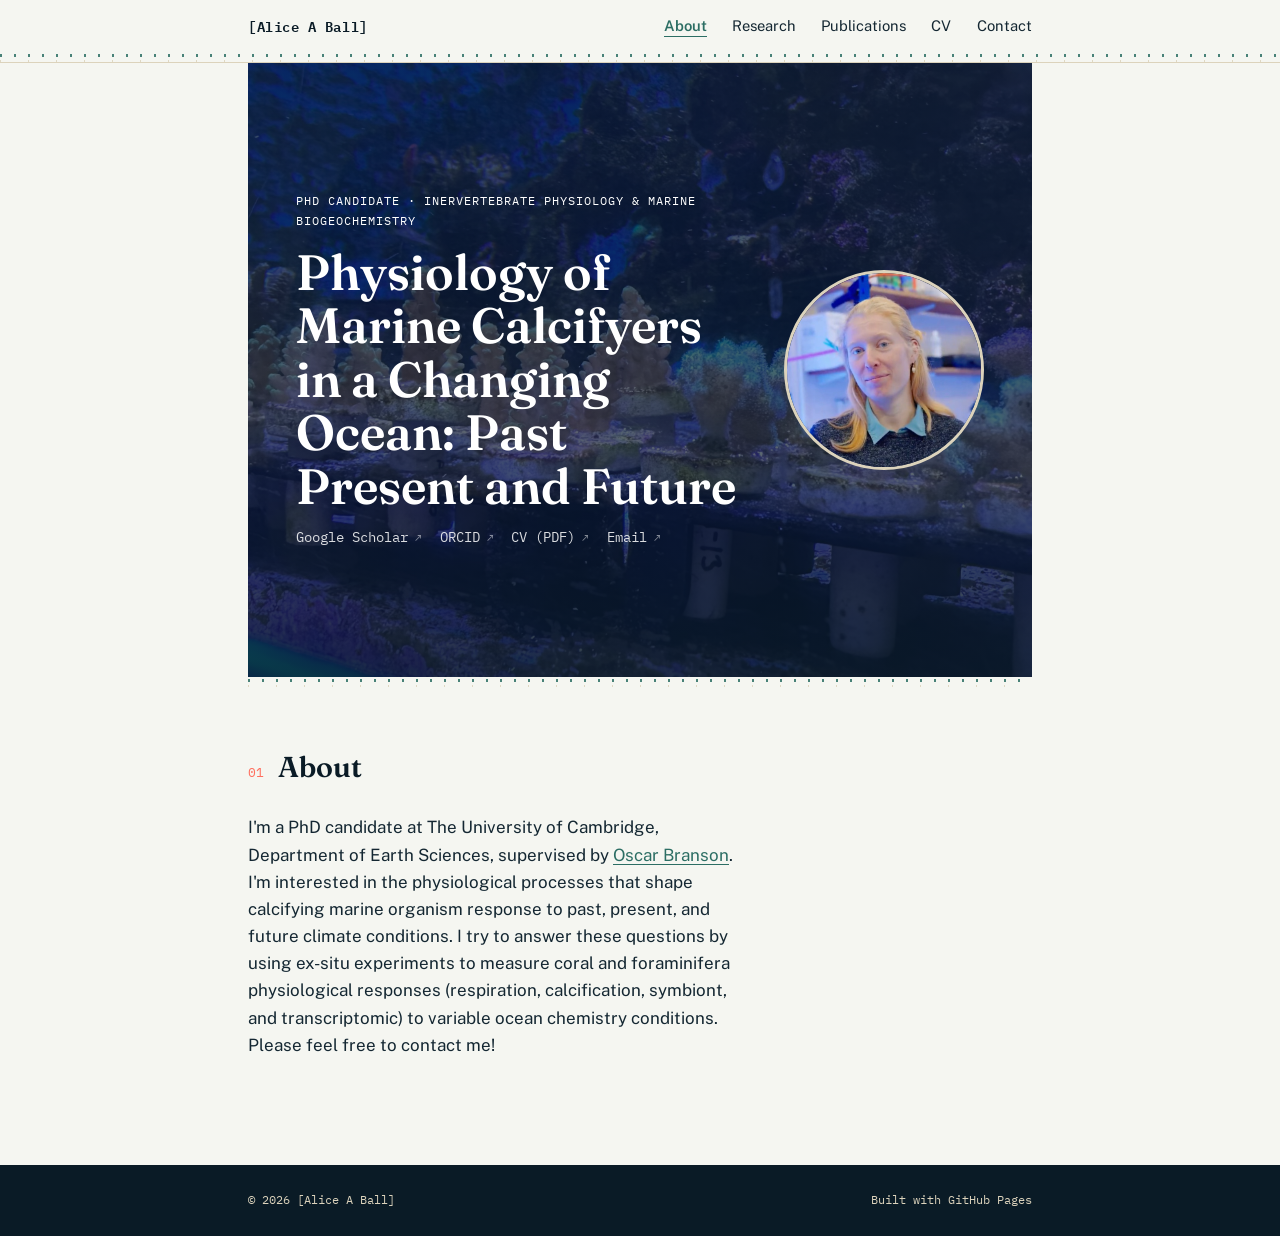
<file: index.html>
<!doctype html>
<html lang="en">
<head>
<meta charset="UTF-8">
<meta name="viewport" content="width=device-width, initial-scale=1">
<title>[Alice A Ball] — Invert Calcification Physiology: Mechanisms in the Past and the Future</title>
<meta name="description" content="Research on coral physiology, calcification, and marine biogeochemistry.">
<link rel="preconnect" href="https://fonts.googleapis.com">
<link rel="preconnect" href="https://fonts.gstatic.com" crossorigin>
<link href="https://fonts.googleapis.com/css2?family=Fraunces:opsz,wght@9..144,500;9..144,600&family=Public+Sans:wght@400;500;600&family=IBM+Plex+Mono:wght@400;500&display=swap" rel="stylesheet">
<link rel="stylesheet" href="style.css">
</head>
<body>

<header class="site-header">
  <div class="nav-wrap">
    <a class="nav-mark" href="index.html">[Alice A Ball]</a>
    <ul class="nav-links">
      <li><a href="index.html" class="active">About</a></li>
      <li><a href="research.html">Research</a></li>
      <li><a href="publications.html">Publications</a></li>
      <li><a href="cv.html">CV</a></li>
      <li><a href="contact.html">Contact</a></li>
    </ul>
  </div>
  <div class="growth-rule" aria-hidden="true"></div>
</header>

<main>

  <!-- ============ HERO ============ -->
  <section class="hero hero-banner">
    <div>
      <p class="hero-eyebrow">PhD Candidate · Inervertebrate Physiology &amp; Marine Biogeochemistry</p>
      <h1>Physiology of Marine Calcifyers in a Changing Ocean: Past Present and Future </h1>
      <div class="hero-links">
        <a href="publications.html">Google Scholar</a>
        <a href="contact.html">ORCID</a>
        <a href="cv.pdf">CV (PDF)</a>
        <a href="mailto:you@example.edu">Email</a>
      </div>
    </div>
    <img src="profile-crop.jpg" alt="Alice A Ball" class="hero-photo">
  </section>

  <div class="growth-rule" aria-hidden="true"></div>

  <!-- ============ ABOUT ============ -->
  <section id="about" class="reveal">
    <div class="section-head"><span class="section-num">01</span><h2 class="section-title">About</h2></div>
    <div class="about-grid">
      <div>
        <p>I'm a PhD candidate at The University of Cambridge, Department of Earth Sciences, supervised by <a href="https://biomin.esc.cam.ac.uk/">Oscar Branson</a>. 
          I'm interested in the physiological processes that shape calcifying marine organism response to past, present, and future climate conditions. I try to answer these questions by using ex-situ experiments to measure coral and foraminifera
          physiological responses (respiration, calcification, symbiont, and transcriptomic) to variable ocean chemistry conditions. Please feel free to contact me!</p>
      </div>

</main>

<footer>
  <div class="footer-wrap">
    <span>© <span id="year"></span> [Alice A Ball]</span>
    <span>Built with GitHub Pages</span>
  </div>
</footer>

<script>
  document.getElementById('year').textContent = new Date().getFullYear();
  const revealEls = document.querySelectorAll('.reveal');
  const io = new IntersectionObserver((entries) => {
    entries.forEach(e => { if (e.isIntersecting) e.target.classList.add('in'); });
  }, { threshold: 0.12 });
  revealEls.forEach(el => io.observe(el));
</script>

</body>
</html>
</file>
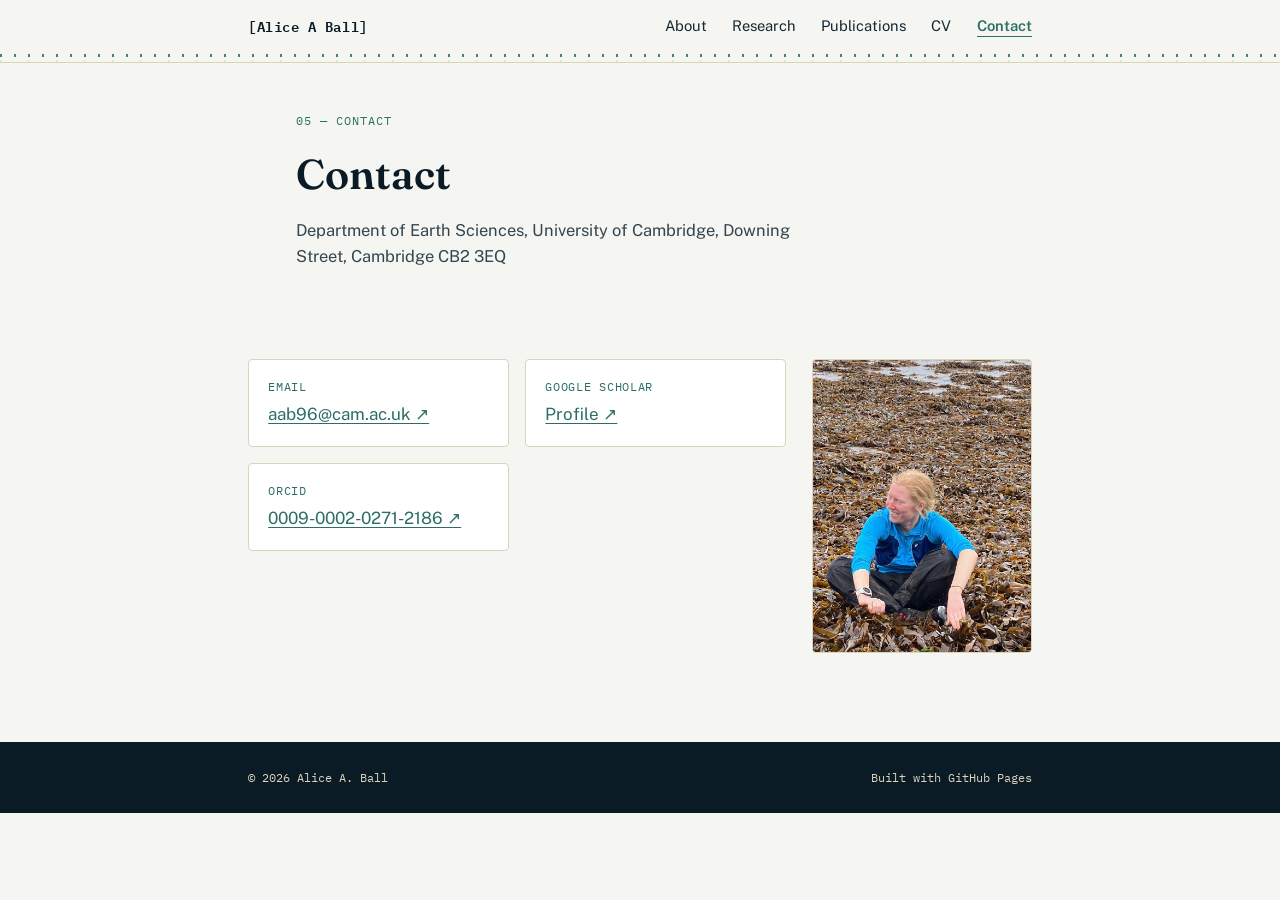
<file: contact.html>
<!doctype html>
<html lang="en">
<head>
<meta charset="UTF-8">
<meta name="viewport" content="width=device-width, initial-scale=1">
<title>Contact — Alice A. Ball</title>
<meta name="description" content="Contact information and profile links.">
<link rel="preconnect" href="https://fonts.googleapis.com">
<link rel="preconnect" href="https://fonts.gstatic.com" crossorigin>
<link href="https://fonts.googleapis.com/css2?family=Fraunces:opsz,wght@9..144,500;9..144,600&family=Public+Sans:wght@400;500;600&family=IBM+Plex+Mono:wght@400;500&display=swap" rel="stylesheet">
<link rel="stylesheet" href="style.css">
</head>
<body>

<header class="site-header">
  <div class="nav-wrap">
    <a class="nav-mark" href="index.html">[Alice A Ball]</a>
    <ul class="nav-links">
      <li><a href="index.html">About</a></li>
      <li><a href="research.html">Research</a></li>
      <li><a href="publications.html">Publications</a></li>
      <li><a href="cv.html">CV</a></li>
      <li><a href="contact.html" class="active">Contact</a></li>
    </ul>
  </div>
  <div class="growth-rule" aria-hidden="true"></div>
</header>

<main>
  <div class="page-header">
    <p class="hero-eyebrow">05 — Contact</p>
    <h1>Contact</h1>
    <p class="lede">Department of Earth Sciences, University of Cambridge, Downing Street, Cambridge CB2 3EQ</p>
  </div>

  <section class="reveal">
    <div class="contact-layout">
      <div class="contact-grid">
        <div class="contact-item"><span class="k">Email</span><a href="mailto:aab96@cam.ac.uk">aab96@cam.ac.uk ↗</a></div>
        <div class="contact-item"><span class="k">Google Scholar</span><a href="https://scholar.google.com/citations?user=u8AJKWgAAAAJ&hl=en">Profile ↗</a></div>
        <div class="contact-item"><span class="k">ORCID</span><a href="https://orcid.org/0009-0002-0271-2186">0009-0002-0271-2186 ↗</a></div>
      </div>
      <figure class="contact-photo">
        <img src="seaweed.jpg" alt="Alice sitting on a beach covered in washed-up kelp">
      </figure>
    </div>
  </section>
</main>

<footer>
  <div class="footer-wrap">
    <span>© <span id="year"></span> Alice A. Ball</span>
    <span>Built with GitHub Pages</span>
  </div>
</footer>

<script>
  document.getElementById('year').textContent = new Date().getFullYear();
  const revealEls = document.querySelectorAll('.reveal');
  const io = new IntersectionObserver((entries) => {
    entries.forEach(e => { if (e.isIntersecting) e.target.classList.add('in'); });
  }, { threshold: 0.12 });
  revealEls.forEach(el => io.observe(el));
</script>

</body>
</html>
</file>
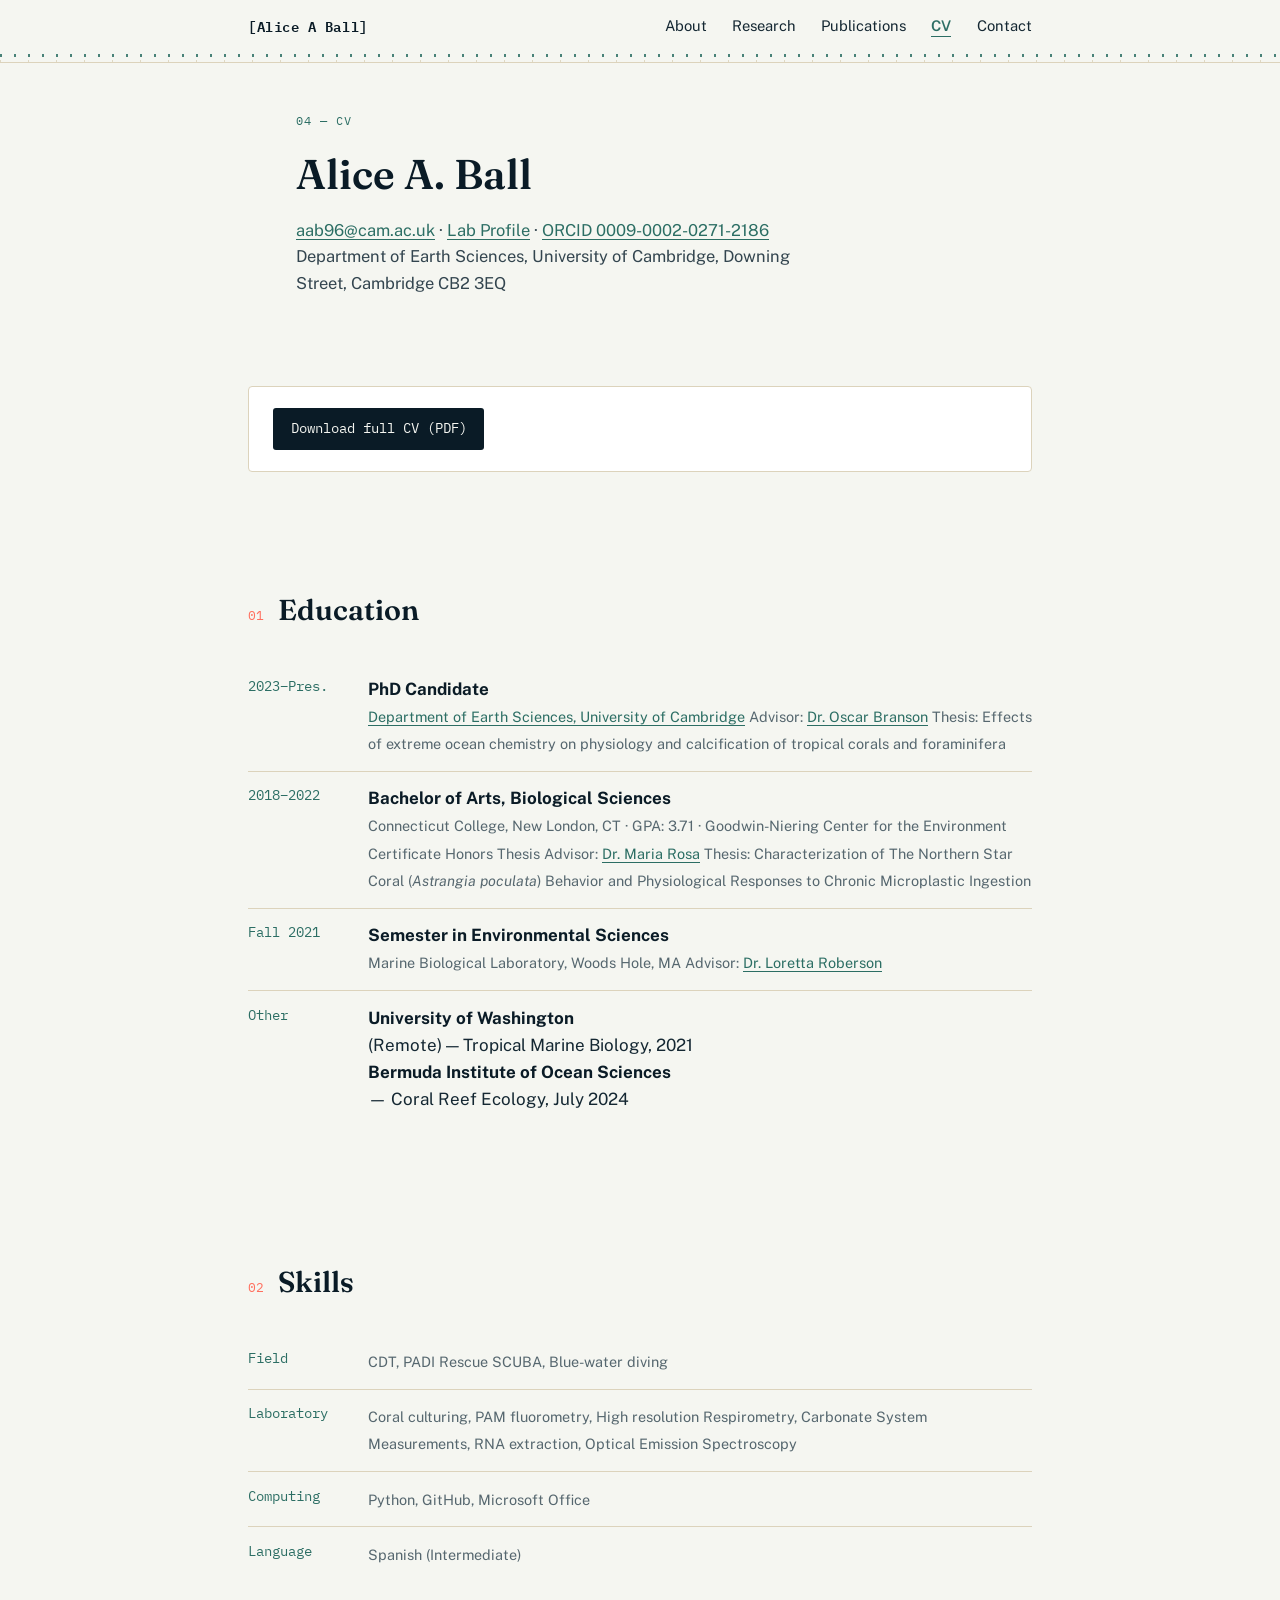
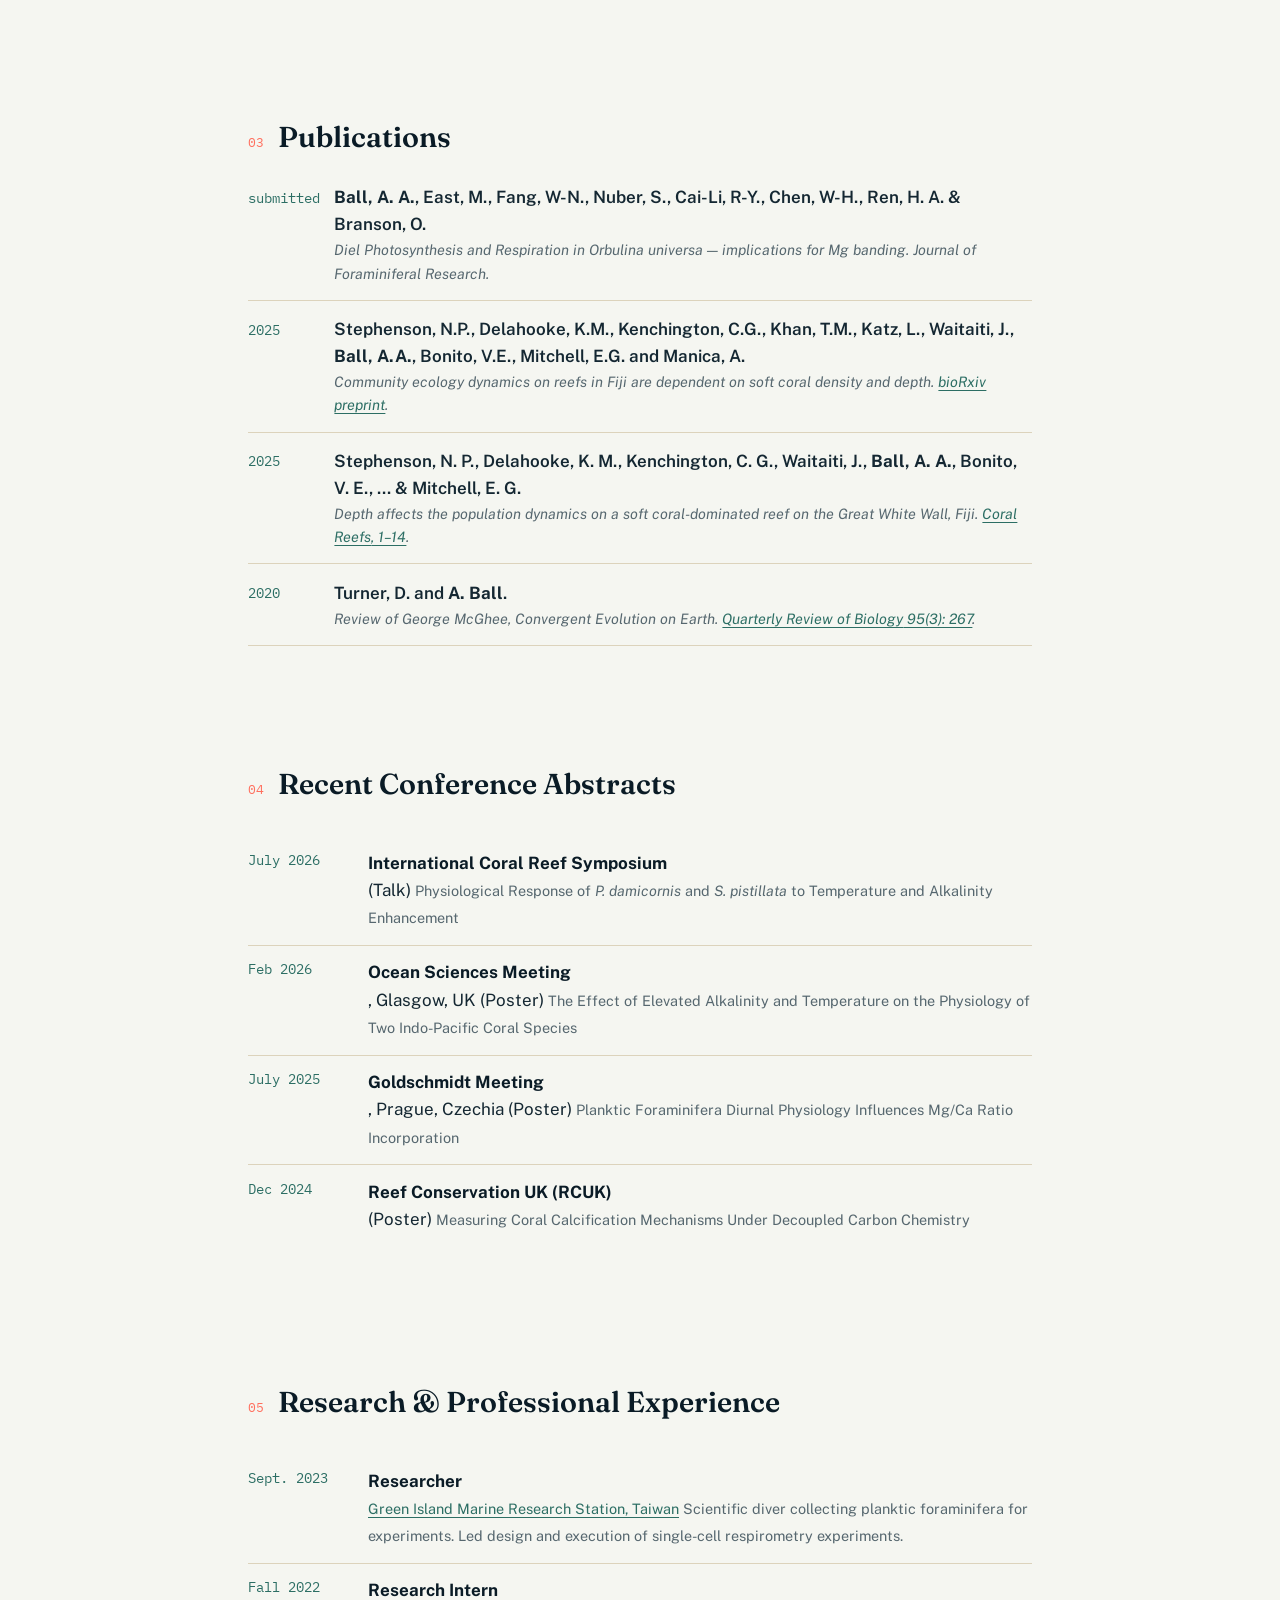
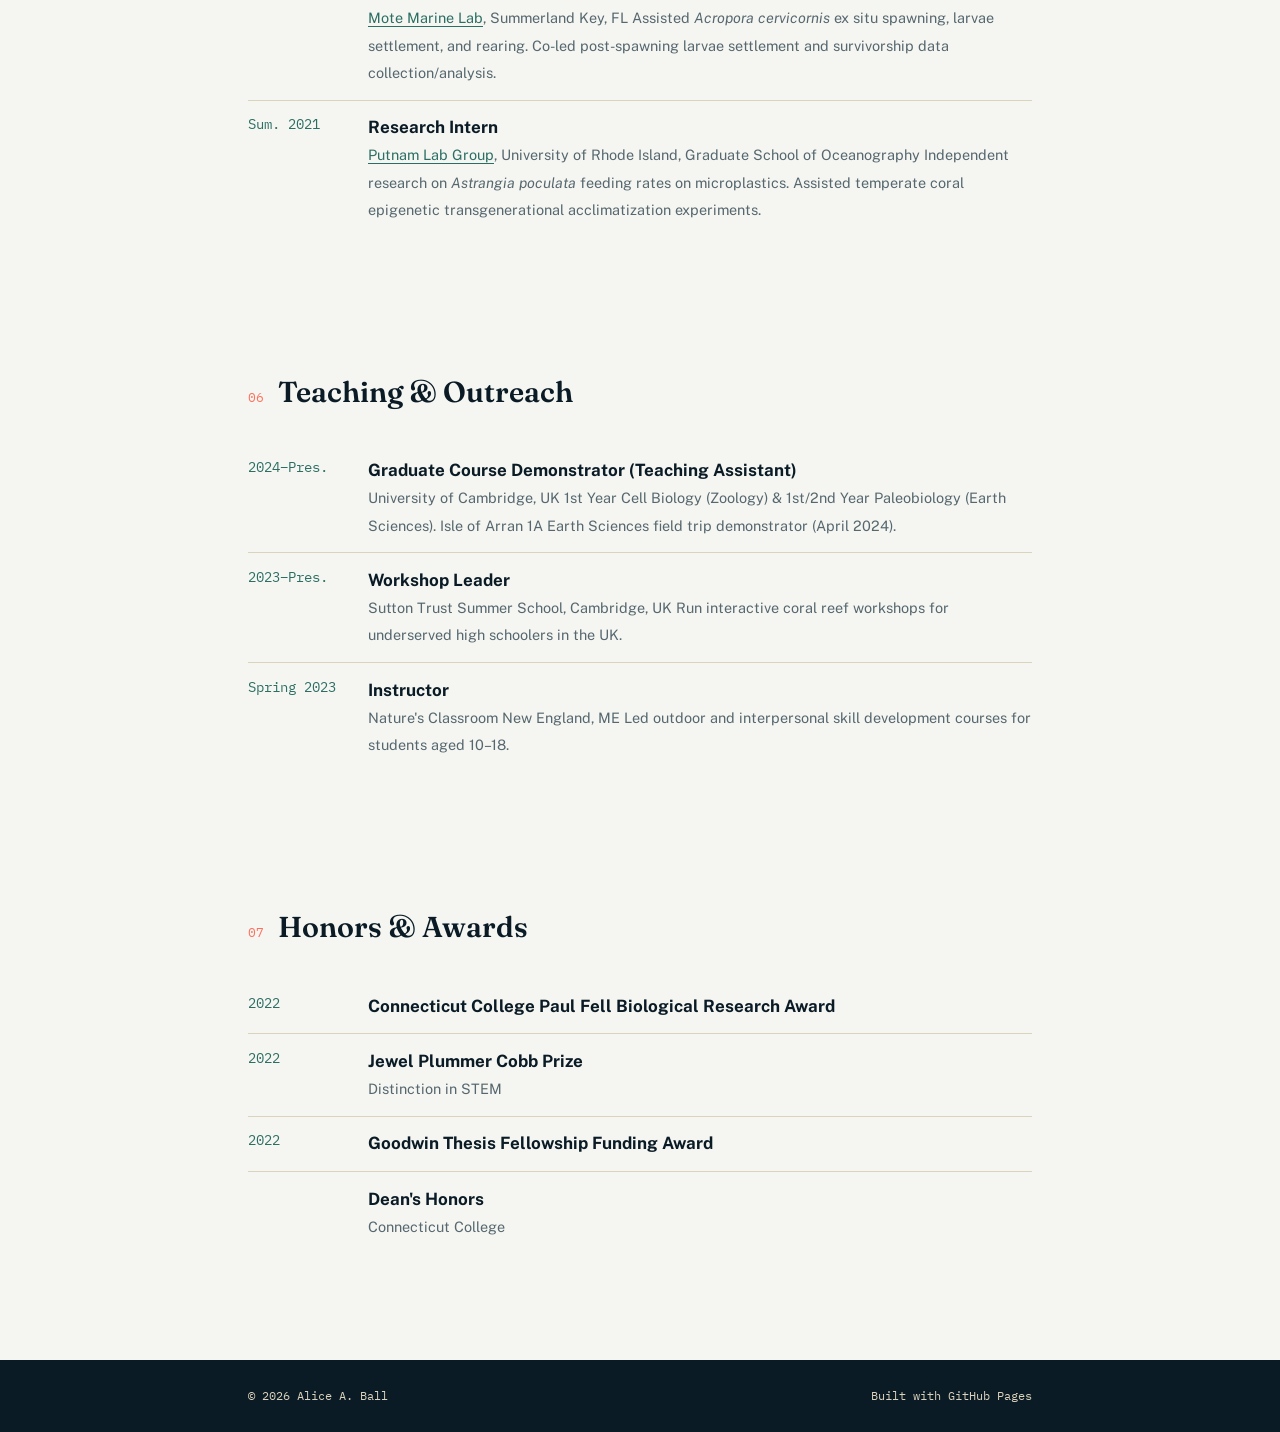
<file: cv.html>
<!doctype html>
<html lang="en">
<head>
<meta charset="UTF-8">
<meta name="viewport" content="width=device-width, initial-scale=1">
<title>CV — Alice A. Ball</title>
<meta name="description" content="CV of Alice A. Ball: education, publications, research experience, and awards.">
<link rel="preconnect" href="https://fonts.googleapis.com">
<link rel="preconnect" href="https://fonts.gstatic.com" crossorigin>
<link href="https://fonts.googleapis.com/css2?family=Fraunces:opsz,wght@9..144,500;9..144,600&family=Public+Sans:wght@400;500;600&family=IBM+Plex+Mono:wght@400;500&display=swap" rel="stylesheet">
<link rel="stylesheet" href="style.css">
</head>
<body>

<header class="site-header">
  <div class="nav-wrap">
    <a class="nav-mark" href="index.html">[Alice A Ball]</a>
    <ul class="nav-links">
      <li><a href="index.html">About</a></li>
      <li><a href="research.html">Research</a></li>
      <li><a href="publications.html">Publications</a></li>
      <li><a href="cv.html" class="active">CV</a></li>
      <li><a href="contact.html">Contact</a></li>
    </ul>
  </div>
  <div class="growth-rule" aria-hidden="true"></div>
</header>

<main>
  <div class="page-header">
    <p class="hero-eyebrow">04 — CV</p>
    <h1>Alice A. Ball</h1>
    <p class="lede">
      <a href="mailto:aab96@cam.ac.uk">aab96@cam.ac.uk</a> ·
      <a href="https://biomin.esc.cam.ac.uk/people/2023-Alice-Ball/">Lab Profile</a> ·
      <a href="https://orcid.org/0009-0002-0271-2186">ORCID 0009-0002-0271-2186</a><br>
      Department of Earth Sciences, University of Cambridge, Downing Street, Cambridge CB2 3EQ
    </p>
  </div>

  <section class="reveal">
    <div class="cv-cta">
      <a class="btn" href="cv.pdf">Download full CV (PDF)</a>
    </div>
  </section>

  <!-- Education -->
  <section class="reveal">
    <div class="section-head"><span class="section-num">01</span><h2 class="section-title">Education</h2></div>
    <ul class="cv-timeline">
      <li>
        <span class="cv-when">2023–Pres.</span>
        <div class="cv-what">
          <strong>PhD Candidate</strong>
          <span><a href="https://www.esc.cam.ac.uk/people/alice-ball">Department of Earth Sciences, University of Cambridge</a></span>
          <span>Advisor: <a href="https://biomin.esc.cam.ac.uk/oscar-branson/">Dr. Oscar Branson</a></span>
          <span>Thesis: Effects of extreme ocean chemistry on physiology and calcification of tropical corals and foraminifera</span>
        </div>
      </li>
      <li>
        <span class="cv-when">2018–2022</span>
        <div class="cv-what">
          <strong>Bachelor of Arts, Biological Sciences</strong>
          <span>Connecticut College, New London, CT · GPA: 3.71 · Goodwin-Niering Center for the Environment Certificate</span>
          <span>Honors Thesis Advisor: <a href="https://mariarosa.digital.conncoll.edu/">Dr. Maria Rosa</a></span>
          <span>Thesis: Characterization of The Northern Star Coral (<em>Astrangia poculata</em>) Behavior and Physiological Responses to Chronic Microplastic Ingestion</span>
        </div>
      </li>
      <li>
        <span class="cv-when">Fall 2021</span>
        <div class="cv-what">
          <strong>Semester in Environmental Sciences</strong>
          <span>Marine Biological Laboratory, Woods Hole, MA</span>
          <span>Advisor: <a href="https://www.mbl.edu/research/faculty-directory/Loretta%20Roberson">Dr. Loretta Roberson</a></span>
        </div>
      </li>
      <li>
        <span class="cv-when">Other</span>
        <div class="cv-what">
          <strong>University of Washington</strong> (Remote) — Tropical Marine Biology, 2021<br>
          <strong>Bermuda Institute of Ocean Sciences</strong> — Coral Reef Ecology, July 2024
        </div>
      </li>
    </ul>
  </section>

  <!-- Skills -->
  <section class="reveal">
    <div class="section-head"><span class="section-num">02</span><h2 class="section-title">Skills</h2></div>
    <ul class="cv-timeline">
      <li>
        <span class="cv-when">Field</span>
        <div class="cv-what"><span>CDT, PADI Rescue SCUBA, Blue-water diving</span></div>
      </li>
      <li>
        <span class="cv-when">Laboratory</span>
        <div class="cv-what"><span>Coral culturing, PAM fluorometry, High resolution Respirometry, Carbonate System Measurements, RNA extraction, Optical Emission Spectroscopy</span></div>
      </li>
      <li>
        <span class="cv-when">Computing</span>
        <div class="cv-what"><span>Python, GitHub, Microsoft Office</span></div>
      </li>
      <li>
        <span class="cv-when">Language</span>
        <div class="cv-what"><span>Spanish (Intermediate)</span></div>
      </li>
    </ul>
  </section>

  <!-- Publications -->
  <section class="reveal">
    <div class="section-head"><span class="section-num">03</span><h2 class="section-title">Publications</h2></div>
    <ul class="pub-list">
      <li>
        <span class="pub-year">submitted</span>
        <div>
          <span class="pub-title"><strong>Ball, A. A.</strong>, East, M., Fang, W-N., Nuber, S., Cai-Li, R-Y., Chen, W-H., Ren, H. A. &amp; Branson, O.</span>
          <div class="pub-venue">Diel Photosynthesis and Respiration in <em>Orbulina universa</em> — implications for Mg banding. <em>Journal of Foraminiferal Research</em>.</div>
        </div>
      </li>
      <li>
        <span class="pub-year">2025</span>
        <div>
          <span class="pub-title">Stephenson, N.P., Delahooke, K.M., Kenchington, C.G., Khan, T.M., Katz, L., Waitaiti, J., <strong>Ball, A.A.</strong>, Bonito, V.E., Mitchell, E.G. and Manica, A.</span>
          <div class="pub-venue">Community ecology dynamics on reefs in Fiji are dependent on soft coral density and depth. <a href="https://doi.org/10.1101/2025.08.15.670538">bioRxiv preprint</a>.</div>
        </div>
      </li>
      <li>
        <span class="pub-year">2025</span>
        <div>
          <span class="pub-title">Stephenson, N. P., Delahooke, K. M., Kenchington, C. G., Waitaiti, J., <strong>Ball, A. A.</strong>, Bonito, V. E., … &amp; Mitchell, E. G.</span>
          <div class="pub-venue">Depth affects the population dynamics on a soft coral-dominated reef on the Great White Wall, Fiji. <a href="https://doi.org/10.1007/s00338-025-02712-y"><em>Coral Reefs</em>, 1–14</a>.</div>
        </div>
      </li>
      <li>
        <span class="pub-year">2020</span>
        <div>
          <span class="pub-title">Turner, D. and <strong>A. Ball</strong>.</span>
          <div class="pub-venue">Review of George McGhee, <em>Convergent Evolution on Earth</em>. <a href="http://doi.org/10.1086/710421"><em>Quarterly Review of Biology</em> 95(3): 267</a>.</div>
        </div>
      </li>
    </ul>
  </section>

  <!-- Conferences -->
  <section class="reveal">
    <div class="section-head"><span class="section-num">04</span><h2 class="section-title">Recent Conference Abstracts</h2></div>
    <ul class="cv-timeline">
      <li>
        <span class="cv-when">July 2026</span>
        <div class="cv-what">
          <strong>International Coral Reef Symposium</strong> (Talk)
          <span>Physiological Response of <em>P. damicornis</em> and <em>S. pistillata</em> to Temperature and Alkalinity Enhancement</span>
        </div>
      </li>
      <li>
        <span class="cv-when">Feb 2026</span>
        <div class="cv-what">
          <strong>Ocean Sciences Meeting</strong>, Glasgow, UK (Poster)
          <span>The Effect of Elevated Alkalinity and Temperature on the Physiology of Two Indo-Pacific Coral Species</span>
        </div>
      </li>
      <li>
        <span class="cv-when">July 2025</span>
        <div class="cv-what">
          <strong>Goldschmidt Meeting</strong>, Prague, Czechia (Poster)
          <span>Planktic Foraminifera Diurnal Physiology Influences Mg/Ca Ratio Incorporation</span>
        </div>
      </li>
      <li>
        <span class="cv-when">Dec 2024</span>
        <div class="cv-what">
          <strong>Reef Conservation UK (RCUK)</strong> (Poster)
          <span>Measuring Coral Calcification Mechanisms Under Decoupled Carbon Chemistry</span>
        </div>
      </li>
    </ul>
  </section>

  <!-- Research Experience -->
  <section class="reveal">
    <div class="section-head"><span class="section-num">05</span><h2 class="section-title">Research &amp; Professional Experience</h2></div>
    <ul class="cv-timeline">
      <li>
        <span class="cv-when">Sept. 2023</span>
        <div class="cv-what">
          <strong>Researcher</strong>
          <span><a href="https://biodiv.tw/topic-Marine_Science_Center-Green_Island_Marine_Research_Station">Green Island Marine Research Station, Taiwan</a></span>
          <span>Scientific diver collecting planktic foraminifera for experiments. Led design and execution of single-cell respirometry experiments.</span>
        </div>
      </li>
      <li>
        <span class="cv-when">Fall 2022</span>
        <div class="cv-what">
          <strong>Research Intern</strong>
          <span><a href="https://mote.org/research/program/coral-reef-restoration/">Mote Marine Lab</a>, Summerland Key, FL</span>
          <span>Assisted <em>Acropora cervicornis</em> ex situ spawning, larvae settlement, and rearing. Co-led post-spawning larvae settlement and survivorship data collection/analysis.</span>
        </div>
      </li>
      <li>
        <span class="cv-when">Sum. 2021</span>
        <div class="cv-what">
          <strong>Research Intern</strong>
          <span><a href="https://putnamlab.com/">Putnam Lab Group</a>, University of Rhode Island, Graduate School of Oceanography</span>
          <span>Independent research on <em>Astrangia poculata</em> feeding rates on microplastics. Assisted temperate coral epigenetic transgenerational acclimatization experiments.</span>
        </div>
      </li>
    </ul>
  </section>

  <!-- Teaching & Outreach -->
  <section class="reveal">
    <div class="section-head"><span class="section-num">06</span><h2 class="section-title">Teaching &amp; Outreach</h2></div>
    <ul class="cv-timeline">
      <li>
        <span class="cv-when">2024–Pres.</span>
        <div class="cv-what">
          <strong>Graduate Course Demonstrator (Teaching Assistant)</strong>
          <span>University of Cambridge, UK</span>
          <span>1st Year Cell Biology (Zoology) &amp; 1st/2nd Year Paleobiology (Earth Sciences). Isle of Arran 1A Earth Sciences field trip demonstrator (April 2024).</span>
        </div>
      </li>
      <li>
        <span class="cv-when">2023–Pres.</span>
        <div class="cv-what">
          <strong>Workshop Leader</strong>
          <span>Sutton Trust Summer School, Cambridge, UK</span>
          <span>Run interactive coral reef workshops for underserved high schoolers in the UK.</span>
        </div>
      </li>
      <li>
        <span class="cv-when">Spring 2023</span>
        <div class="cv-what">
          <strong>Instructor</strong>
          <span>Nature's Classroom New England, ME</span>
          <span>Led outdoor and interpersonal skill development courses for students aged 10–18.</span>
        </div>
      </li>
    </ul>
  </section>

  <!-- Awards -->
  <section class="reveal">
    <div class="section-head"><span class="section-num">07</span><h2 class="section-title">Honors &amp; Awards</h2></div>
    <ul class="cv-timeline">
      <li>
        <span class="cv-when">2022</span>
        <div class="cv-what"><strong>Connecticut College Paul Fell Biological Research Award</strong></div>
      </li>
      <li>
        <span class="cv-when">2022</span>
        <div class="cv-what"><strong>Jewel Plummer Cobb Prize</strong><span>Distinction in STEM</span></div>
      </li>
      <li>
        <span class="cv-when">2022</span>
        <div class="cv-what"><strong>Goodwin Thesis Fellowship Funding Award</strong></div>
      </li>
      <li>
        <span class="cv-when"></span>
        <div class="cv-what"><strong>Dean's Honors</strong><span>Connecticut College</span></div>
      </li>
    </ul>
  </section>

</main>

<footer>
  <div class="footer-wrap">
    <span>© <span id="year"></span> Alice A. Ball</span>
    <span>Built with GitHub Pages</span>
  </div>
</footer>

<script>
  document.getElementById('year').textContent = new Date().getFullYear();
  const revealEls = document.querySelectorAll('.reveal');
  const io = new IntersectionObserver((entries) => {
    entries.forEach(e => { if (e.isIntersecting) e.target.classList.add('in'); });
  }, { threshold: 0.12 });
  revealEls.forEach(el => io.observe(el));
</script>

</body>
</html>
</file>
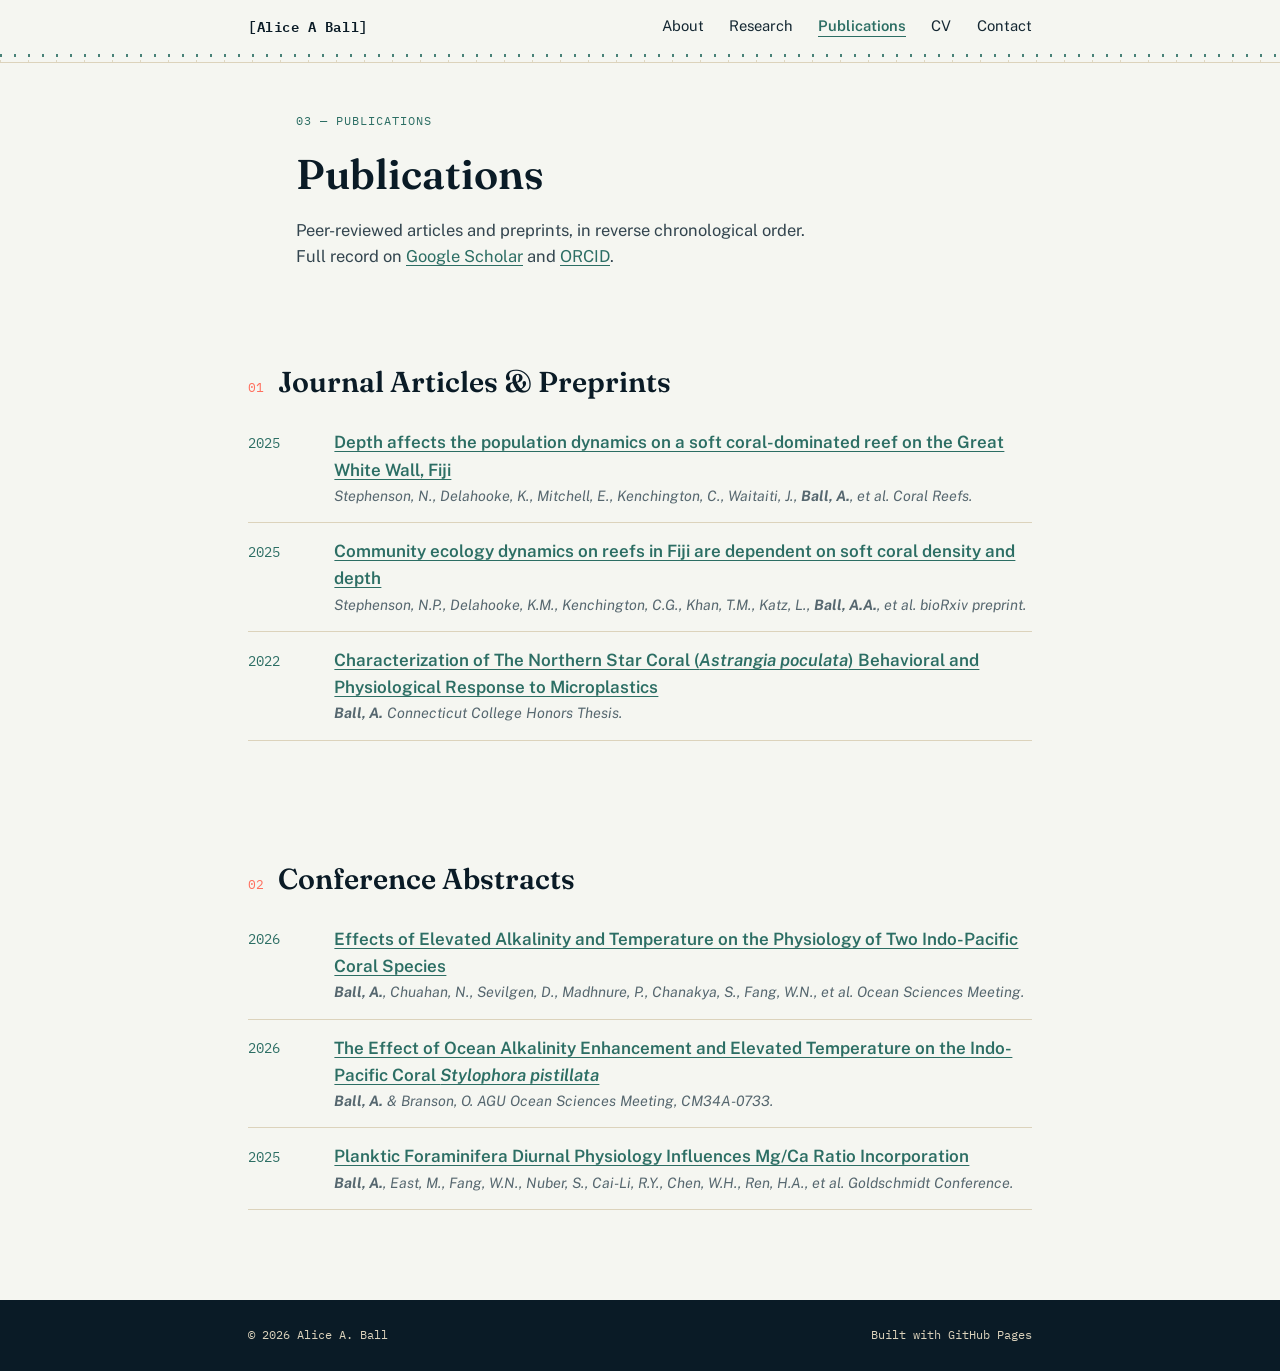
<file: publications.html>
<!doctype html>
<html lang="en">
<head>
<meta charset="UTF-8">
<meta name="viewport" content="width=device-width, initial-scale=1">
<title>Publications — Alice A. Ball</title>
<meta name="description" content="Publications on coral physiology, calcification, and marine biogeochemistry.">
<link rel="preconnect" href="https://fonts.googleapis.com">
<link rel="preconnect" href="https://fonts.gstatic.com" crossorigin>
<link href="https://fonts.googleapis.com/css2?family=Fraunces:opsz,wght@9..144,500;9..144,600&family=Public+Sans:wght@400;500;600&family=IBM+Plex+Mono:wght@400;500&display=swap" rel="stylesheet">
<link rel="stylesheet" href="style.css">
</head>
<body>

<header class="site-header">
  <div class="nav-wrap">
    <a class="nav-mark" href="index.html">[Alice A Ball]</a>
    <ul class="nav-links">
      <li><a href="index.html">About</a></li>
      <li><a href="research.html">Research</a></li>
      <li><a href="publications.html" class="active">Publications</a></li>
      <li><a href="cv.html">CV</a></li>
      <li><a href="contact.html">Contact</a></li>
    </ul>
  </div>
  <div class="growth-rule" aria-hidden="true"></div>
</header>

<main>
  <div class="page-header">
    <p class="hero-eyebrow">03 — Publications</p>
    <h1>Publications</h1>
    <p class="lede">Peer-reviewed articles and preprints, in reverse chronological order. Full record on <a href="https://scholar.google.com/citations?user=u8AJKWgAAAAJ&hl=en">Google Scholar</a> and <a href="https://orcid.org/0009-0002-0271-2186">ORCID</a>.</p>
  </div>

  <!-- Journal Articles & Preprints -->
  <section class="reveal">
    <div class="section-head"><span class="section-num">01</span><h2 class="section-title">Journal Articles &amp; Preprints</h2></div>
    <ul class="pub-list">
      <li>
        <span class="pub-year">2025</span>
        <div>
          <div class="pub-title"><a href="https://scholar.google.com/citations?view_op=view_citation&hl=en&user=u8AJKWgAAAAJ&citation_for_view=u8AJKWgAAAAJ:d1gkVwhDpl0C">Depth affects the population dynamics on a soft coral-dominated reef on the Great White Wall, Fiji</a></div>
          <div class="pub-venue">Stephenson, N., Delahooke, K., Mitchell, E., Kenchington, C., Waitaiti, J., <strong>Ball, A.</strong>, et al. <em>Coral Reefs</em>.</div>
        </div>
      </li>
      <li>
        <span class="pub-year">2025</span>
        <div>
          <div class="pub-title"><a href="https://scholar.google.com/citations?view_op=view_citation&hl=en&user=u8AJKWgAAAAJ&citation_for_view=u8AJKWgAAAAJ:u5HHmVD_uO8C">Community ecology dynamics on reefs in Fiji are dependent on soft coral density and depth</a></div>
          <div class="pub-venue">Stephenson, N.P., Delahooke, K.M., Kenchington, C.G., Khan, T.M., Katz, L., <strong>Ball, A.A.</strong>, et al. <em>bioRxiv</em> preprint.</div>
        </div>
      </li>
      <li>
        <span class="pub-year">2022</span>
        <div>
          <div class="pub-title"><a href="https://scholar.google.com/citations?view_op=view_citation&hl=en&user=u8AJKWgAAAAJ&citation_for_view=u8AJKWgAAAAJ:9yKSN-GCB0IC">Characterization of The Northern Star Coral (<em>Astrangia poculata</em>) Behavioral and Physiological Response to Microplastics</a></div>
          <div class="pub-venue"><strong>Ball, A.</strong> Connecticut College Honors Thesis.</div>
        </div>
      </li>
    </ul>
  </section>

  <!-- Conference Abstracts -->
  <section class="reveal">
    <div class="section-head"><span class="section-num">02</span><h2 class="section-title">Conference Abstracts</h2></div>
    <ul class="pub-list">
      <li>
        <span class="pub-year">2026</span>
        <div>
          <div class="pub-title"><a href="https://scholar.google.com/citations?view_op=view_citation&hl=en&user=u8AJKWgAAAAJ&citation_for_view=u8AJKWgAAAAJ:2osOgNQ5qMEC">Effects of Elevated Alkalinity and Temperature on the Physiology of Two Indo-Pacific Coral Species</a></div>
          <div class="pub-venue"><strong>Ball, A.</strong>, Chuahan, N., Sevilgen, D., Madhnure, P., Chanakya, S., Fang, W.N., et al. <em>Ocean Sciences Meeting</em>.</div>
        </div>
      </li>
      <li>
        <span class="pub-year">2026</span>
        <div>
          <div class="pub-title"><a href="https://scholar.google.com/citations?view_op=view_citation&hl=en&user=u8AJKWgAAAAJ&citation_for_view=u8AJKWgAAAAJ:UeHWp8X0CEIC">The Effect of Ocean Alkalinity Enhancement and Elevated Temperature on the Indo-Pacific Coral <em>Stylophora pistillata</em></a></div>
          <div class="pub-venue"><strong>Ball, A.</strong> &amp; Branson, O. <em>AGU Ocean Sciences Meeting</em>, CM34A-0733.</div>
        </div>
      </li>
      <li>
        <span class="pub-year">2025</span>
        <div>
          <div class="pub-title"><a href="https://scholar.google.com/citations?view_op=view_citation&hl=en&user=u8AJKWgAAAAJ&citation_for_view=u8AJKWgAAAAJ:qjMakFHDy7sC">Planktic Foraminifera Diurnal Physiology Influences Mg/Ca Ratio Incorporation</a></div>
          <div class="pub-venue"><strong>Ball, A.</strong>, East, M., Fang, W.N., Nuber, S., Cai-Li, R.Y., Chen, W.H., Ren, H.A., et al. <em>Goldschmidt Conference</em>.</div>
        </div>
      </li>
    </ul>
  </section>

</main>

<footer>
  <div class="footer-wrap">
    <span>© <span id="year"></span> Alice A. Ball</span>
    <span>Built with GitHub Pages</span>
  </div>
</footer>

<script>
  document.getElementById('year').textContent = new Date().getFullYear();
  const revealEls = document.querySelectorAll('.reveal');
  const io = new IntersectionObserver((entries) => {
    entries.forEach(e => { if (e.isIntersecting) e.target.classList.add('in'); });
  }, { threshold: 0.12 });
  revealEls.forEach(el => io.observe(el));
</script>

</body>
</html>
</file>
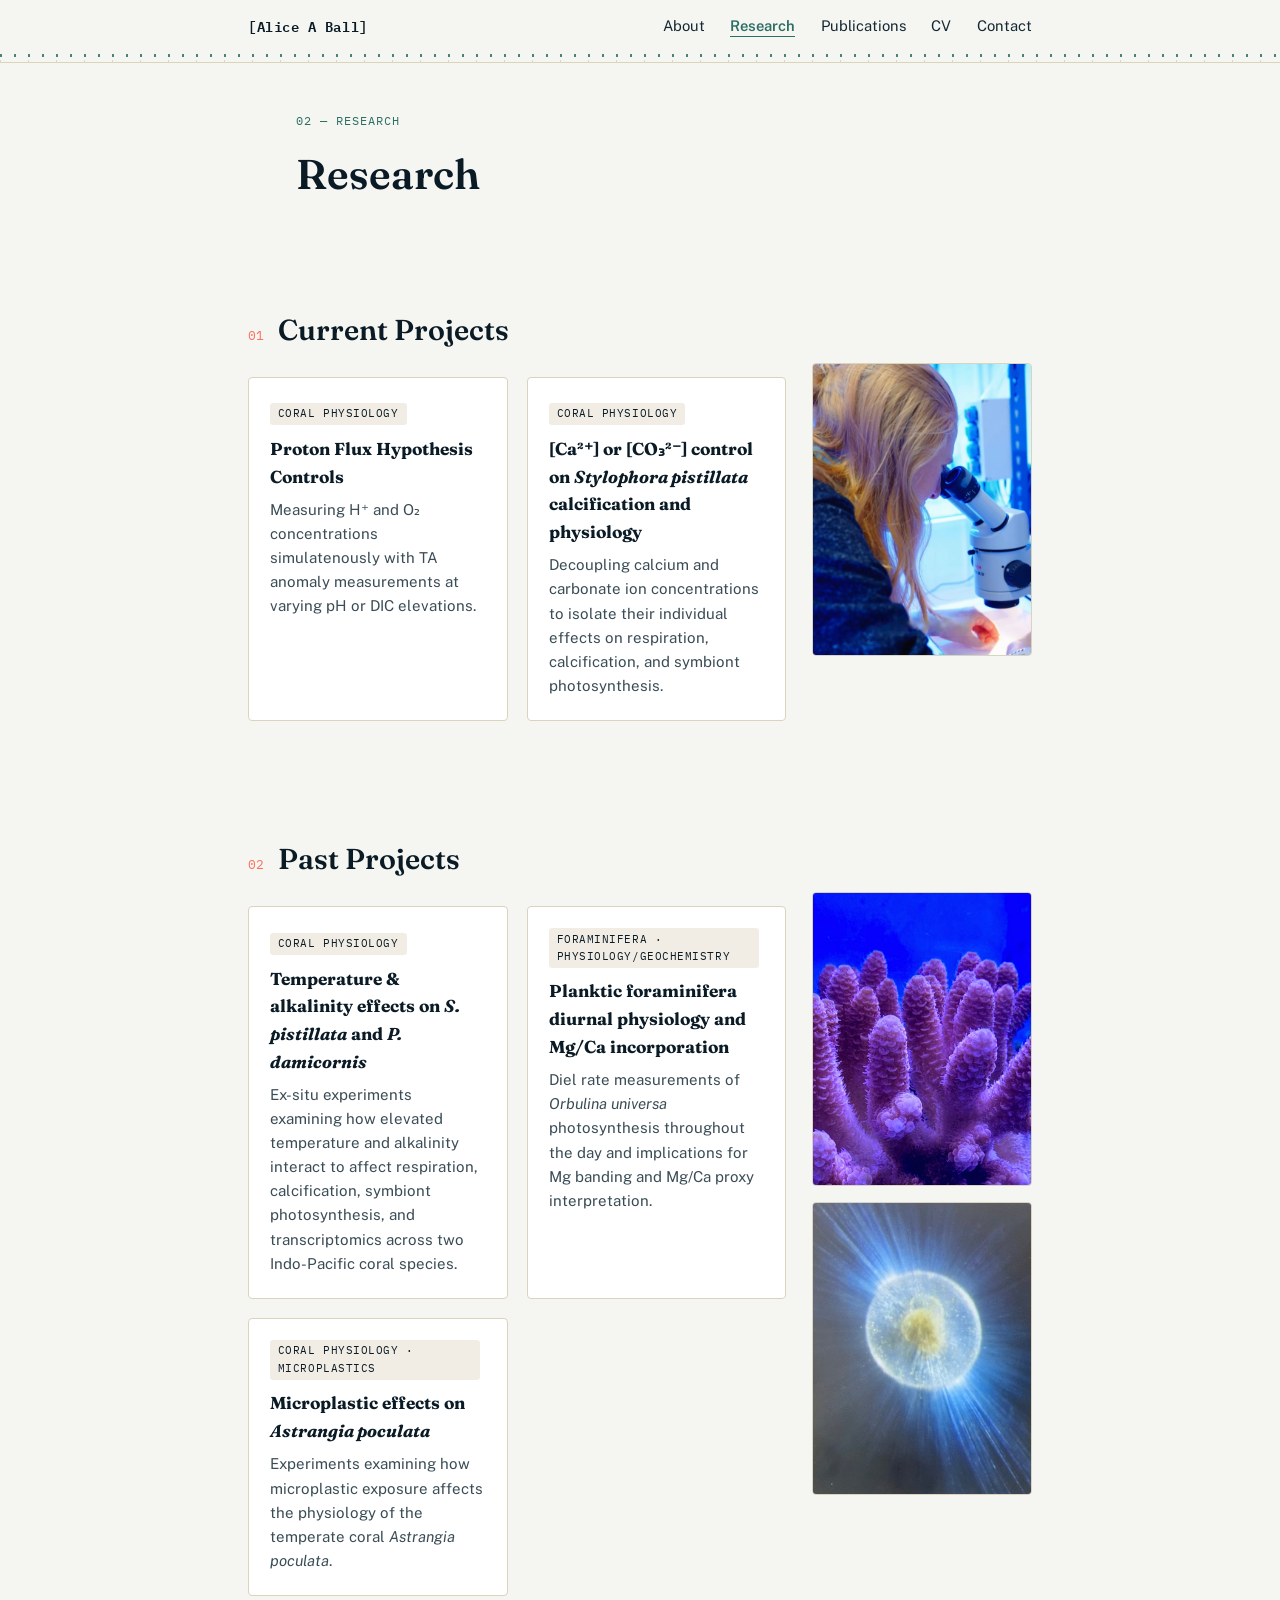
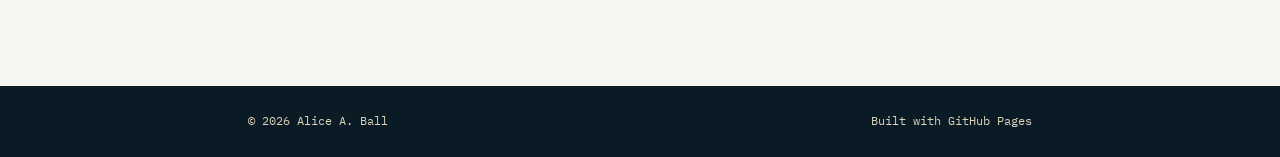
<file: research.html>
<!doctype html>
<html lang="en">
<head>
<meta charset="UTF-8">
<meta name="viewport" content="width=device-width, initial-scale=1">
<title>Research — Alice A. Ball</title>
<meta name="description" content="Research projects on coral physiology, calcification, and marine biogeochemistry.">
<link rel="preconnect" href="https://fonts.googleapis.com">
<link rel="preconnect" href="https://fonts.gstatic.com" crossorigin>
<link href="https://fonts.googleapis.com/css2?family=Fraunces:opsz,wght@9..144,500;9..144,600&family=Public+Sans:wght@400;500;600&family=IBM+Plex+Mono:wght@400;500&display=swap" rel="stylesheet">
<link rel="stylesheet" href="style.css">
</head>
<body>

<header class="site-header">
  <div class="nav-wrap">
    <a class="nav-mark" href="index.html">[Alice A Ball]</a>
    <ul class="nav-links">
      <li><a href="index.html">About</a></li>
      <li><a href="research.html" class="active">Research</a></li>
      <li><a href="publications.html">Publications</a></li>
      <li><a href="cv.html">CV</a></li>
      <li><a href="contact.html">Contact</a></li>
    </ul>
  </div>
  <div class="growth-rule" aria-hidden="true"></div>
</header>

<main>
  <div class="page-header">
    <p class="hero-eyebrow">02 — Research</p>
    <h1>Research</h1>
    <p class="lede"></p>
  </div>

  <!-- Current Projects -->
  <div class="research-layout">
  <section class="reveal">
    <div class="section-head"><span class="section-num">01</span><h2 class="section-title">Current Projects</h2></div>
    <div class="research-grid">
      <div class="card">
        <span class="tag">Coral Physiology</span>
        <h3>Proton Flux Hypothesis Controls</h3>
        <p>Measuring H⁺ and O₂ concentrations simulatenously with TA anomaly measurements at varying pH or DIC elevations.</p>
      </div>
      <div class="card">
        <span class="tag">Coral Physiology</span>
        <h3>[Ca²⁺] or [CO₃²⁻] control on <em>Stylophora pistillata</em> calcification and physiology</h3>
        <p>Decoupling calcium and carbonate ion concentrations to isolate their individual effects on respiration, calcification, and symbiont photosynthesis.</p>
      </div>
    </div>
  </section>
  <figure class="research-photo reveal">
    <img src="lab-microscope.png" alt="Researcher using a stereo microscope in the coral culturing lab">
  </figure>
  </div>

  <!-- Past Projects -->
  <div class="research-layout">
  <section class="reveal">
    <div class="section-head"><span class="section-num">02</span><h2 class="section-title">Past Projects</h2></div>
    <div class="research-grid">
      <div class="card">
        <span class="tag">Coral Physiology</span>
        <h3>Temperature &amp; alkalinity effects on <em>S. pistillata</em> and <em>P. damicornis</em></h3>
        <p>Ex-situ experiments examining how elevated temperature and alkalinity interact to affect respiration, calcification, symbiont photosynthesis, and transcriptomics across two Indo-Pacific coral species.</p>
      </div>
      <div class="card">
        <span class="tag">Foraminifera · Physiology/Geochemistry</span>
        <h3>Planktic foraminifera diurnal physiology and Mg/Ca incorporation</h3>
        <p>Diel rate measurements of <em>Orbulina universa</em> photosynthesis throughout the day and implications for Mg banding and Mg/Ca proxy interpretation.</p>
      </div>
      <div class="card">
        <span class="tag">Coral Physiology · Microplastics</span>
        <h3>Microplastic effects on <em>Astrangia poculata</em></h3>
        <p>Experiments examining how microplastic exposure affects the physiology of the temperate coral <em>Astrangia poculata</em>.</p>
      </div>
    </div>
  </section>
  <figure class="research-photo reveal">
    <img src="coral-web.jpeg" alt="Branching coral colony under blue aquarium lighting">
    <img src="foram-crop.jpeg" alt="Live planktic foraminifer Orbulina universa under the microscope, with spines radiating from its spherical shell">
  </figure>
  </div>

</main>

<footer>
  <div class="footer-wrap">
    <span>© <span id="year"></span> Alice A. Ball</span>
    <span>Built with GitHub Pages</span>
  </div>
</footer>

<script>
  document.getElementById('year').textContent = new Date().getFullYear();
  const revealEls = document.querySelectorAll('.reveal');
  const io = new IntersectionObserver((entries) => {
    entries.forEach(e => { if (e.isIntersecting) e.target.classList.add('in'); });
  }, { threshold: 0.12 });
  revealEls.forEach(el => io.observe(el));
</script>

</body>
</html>
</file>
<file: style.css>
/* ============================================================
   Design tokens
   Palette drawn from the subject itself: abyssal water, calcite
   skeleton, and living coral tissue — not a generic template palette.
   ============================================================ */
:root {
  --abyss: #0A1B26;       /* deep water / header, footer */
  --ink: #142732;         /* body text */
  --foam: #F5F6F1;        /* page background */
  --panel: #FFFFFF;       /* card background */
  --coral: #FF6F5E;       /* living coral — primary accent */
  --calcite: #2C6E64;     /* calcite teal — secondary accent, links */
  --sand: #DCD3BC;        /* warm neutral for hairlines / tags */
  --sand-40: rgba(220, 211, 188, 0.4);

  --display: "Fraunces", "Iowan Old Style", Georgia, serif;
  --body: "Public Sans", -apple-system, BlinkMacSystemFont, "Segoe UI", sans-serif;
  --mono: "IBM Plex Mono", "SFMono-Regular", Consolas, monospace;

  --max: 880px;
  --edge: clamp(1.25rem, 4vw, 3rem);
}

* { box-sizing: border-box; }
html { scroll-behavior: smooth; }
@media (prefers-reduced-motion: reduce) {
  html { scroll-behavior: auto; }
  * { animation: none !important; transition: none !important; }
}

body {
  margin: 0;
  background: var(--foam);
  color: var(--ink);
  font-family: var(--body);
  font-size: 17px;
  line-height: 1.6;
  -webkit-font-smoothing: antialiased;
}

img { max-width: 100%; display: block; }
a { color: var(--calcite); text-decoration-thickness: 1px; text-underline-offset: 3px; }
a:hover { color: var(--coral); }
a:focus-visible, button:focus-visible {
  outline: 2px solid var(--coral);
  outline-offset: 3px;
}

/* ---------- Growth-band rule system ----------
   Signature motif: alternating thick/thin lines echo the annual
   high/low-density bands read in coral skeleton cross-sections
   (the same bands used for sclerochronology / age dating). */
.growth-rule {
  height: 10px;
  width: 100%;
  background-image:
    repeating-linear-gradient(90deg,
      var(--calcite) 0 2px, transparent 2px 14px),
    repeating-linear-gradient(90deg,
      var(--sand) 0 1px, transparent 1px 28px);
  background-position: 0 2px, 0 8px;
  background-repeat: repeat-x;
  background-size: 100% 3px, 100% 2px;
  opacity: 0.85;
  margin: 0;
}

/* ---------- Header / nav ---------- */
header.site-header {
  position: sticky;
  top: 0;
  z-index: 20;
  background: var(--foam);
  border-bottom: 1px solid var(--sand);
}
.nav-wrap {
  max-width: var(--max);
  margin: 0 auto;
  padding: 0.9rem var(--edge);
  display: flex;
  align-items: center;
  justify-content: space-between;
  gap: 1rem;
}
.nav-mark {
  font-family: var(--mono);
  font-size: 0.85rem;
  letter-spacing: 0.04em;
  color: var(--abyss);
  text-decoration: none;
  font-weight: 600;
}
.nav-links {
  display: flex;
  gap: clamp(0.9rem, 2vw, 1.6rem);
  list-style: none;
  margin: 0; padding: 0;
  font-size: 0.92rem;
}
.nav-links a {
  color: var(--ink);
  text-decoration: none;
  padding-bottom: 2px;
  border-bottom: 1px solid transparent;
}
.nav-links a:hover { color: var(--coral); border-bottom-color: var(--coral); }
.nav-links a.active { color: var(--calcite); border-bottom-color: var(--calcite); font-weight: 600; }

/* ---------- Page header (non-home pages) ---------- */
.page-header {
  max-width: var(--max);
  margin: 0 auto;
  padding: clamp(2rem, 5vw, 3rem) var(--edge) clamp(1.4rem, 3vw, 2rem);
}
.page-header .hero-eyebrow { margin-bottom: 0.6rem; }
.page-header h1 {
  font-family: var(--display);
  font-weight: 600;
  font-size: clamp(1.9rem, 4.5vw, 2.6rem);
  color: var(--abyss);
  margin: 0 0 0.6rem;
}
.page-header p.lede { font-size: 1.03rem; max-width: 52ch; color: #33454F; margin: 0; }

/* ---------- Hero ---------- */
.hero-banner {
  background-image: linear-gradient(to bottom, rgba(10,27,38,0.72) 0%, rgba(10,27,38,0.65) 70%, rgba(10,27,38,0.85) 100%), url('photo2.jpeg');
  background-size: cover;
  background-position: center top;
  max-width: 100% !important;
  padding-left: var(--edge) !important;
  padding-right: var(--edge) !important;
  padding-top: clamp(4rem, 10vw, 8rem) !important;
  padding-bottom: clamp(4rem, 10vw, 8rem) !important;
  margin: 0 !important;
}
.hero-banner h1,
.hero-banner .hero-eyebrow { color: #fff !important; }
.hero-banner h1 em { color: var(--coral) !important; }
.hero-banner .hero-links a { color: rgba(255,255,255,0.85); }
.hero-banner .hero-links a:hover { color: var(--coral); }
.hero-banner > div { max-width: var(--max); margin: 0 auto; width: 100%; }
.hero {
  max-width: var(--max);
  margin: 0 auto;
  padding: clamp(2.5rem, 6vw, 5rem) var(--edge) clamp(2rem, 5vw, 3.5rem);
  display: grid;
  grid-template-columns: 1fr auto;
  gap: 2.5rem;
  align-items: center;
}
.hero-photo {
  width: clamp(120px, 18vw, 200px);
  height: clamp(120px, 18vw, 200px);
  object-fit: cover;
  border-radius: 50%;
  border: 3px solid var(--sand);
  flex-shrink: 0;
}
.hero-eyebrow {
  font-family: var(--mono);
  font-size: 0.78rem;
  letter-spacing: 0.08em;
  text-transform: uppercase;
  color: var(--calcite);
  margin: 0 0 0.9rem;
}
.hero h1 {
  font-family: var(--display);
  font-optical-sizing: auto;
  font-weight: 600;
  font-size: clamp(2.1rem, 5vw, 3.1rem);
  line-height: 1.08;
  margin: 0 0 0.8rem;
  color: var(--abyss);
}
.hero h1 em {
  font-style: italic;
  color: var(--coral);
}
.hero p.lede {
  font-size: 1.08rem;
  max-width: 46ch;
  color: #33454F;
  margin: 0 0 1.4rem;
}
.hero-links {
  display: flex;
  flex-wrap: wrap;
  gap: 0.6rem 1.1rem;
  font-family: var(--mono);
  font-size: 0.88rem;
}
.hero-links a { text-decoration: none; }
.hero-links a::after { content: " ↗"; opacity: 0.6; font-size: 0.8em; }



/* ---------- Sections ---------- */
main { max-width: var(--max); margin: 0 auto; padding: 0 var(--edge); }
section { padding: clamp(2.2rem, 5vw, 3.6rem) 0; }
section + section { border-top: none; }

.section-head {
  display: flex;
  align-items: baseline;
  gap: 0.9rem;
  margin-bottom: 1.5rem;
}
.section-num {
  font-family: var(--mono);
  font-size: 0.8rem;
  color: var(--coral);
}
h2.section-title {
  font-family: var(--display);
  font-weight: 600;
  font-size: clamp(1.4rem, 3vw, 1.8rem);
  color: var(--abyss);
  margin: 0;
}

/* About */
.about-grid {
  display: grid;
  grid-template-columns: 2fr 1fr;
  gap: 2.2rem;
}
.about-grid p { margin: 0 0 1rem; }
.fact-list {
  list-style: none;
  margin: 0; padding: 0;
  font-size: 0.92rem;
  border-left: 1px solid var(--sand);
  padding-left: 1.2rem;
}
.fact-list li { margin-bottom: 0.9rem; }
.fact-list .k {
  display: block;
  font-family: var(--mono);
  font-size: 0.72rem;
  letter-spacing: 0.06em;
  text-transform: uppercase;
  color: var(--calcite);
  margin-bottom: 0.15rem;
}

/* Research cards */
.research-grid {
  display: grid;
  grid-template-columns: repeat(auto-fit, minmax(240px, 1fr));
  gap: 1.2rem;
}
.card {
  background: var(--panel);
  border: 1px solid var(--sand);
  border-radius: 4px;
  padding: 1.3rem 1.3rem 1.4rem;
}
.card h3 {
  font-family: var(--display);
  font-size: 1.08rem;
  margin: 0 0 0.5rem;
  color: var(--abyss);
}
.card p { margin: 0; font-size: 0.94rem; color: #3A4C55; }
.tag {
  display: inline-block;
  font-family: var(--mono);
  font-size: 0.68rem;
  letter-spacing: 0.05em;
  text-transform: uppercase;
  background: var(--sand-40);
  color: var(--abyss);
  border-radius: 3px;
  padding: 0.15rem 0.5rem;
  margin: 0 0.35rem 0.6rem 0;
}

/* Publications */
.pub-list { list-style: none; margin: 0; padding: 0; }
.pub-list li {
  padding: 0.95rem 0;
  border-bottom: 1px solid var(--sand);
  display: grid;
  grid-template-columns: 4.4rem 1fr;
  gap: 1rem;
}
.pub-list li:first-child { padding-top: 0; }
.pub-year {
  font-family: var(--mono);
  color: var(--calcite);
  font-size: 0.9rem;
  padding-top: 0.1rem;
}
.pub-title { font-weight: 600; color: var(--ink); }
.pub-venue { font-size: 0.9rem; color: #56676F; font-style: italic; }
.pub-links { font-family: var(--mono); font-size: 0.82rem; margin-top: 0.25rem; }
.pub-links a { margin-right: 0.9rem; }

/* CV */
.cv-cta {
  display: flex;
  align-items: center;
  gap: 1rem;
  flex-wrap: wrap;
  background: var(--panel);
  border: 1px solid var(--sand);
  border-radius: 4px;
  padding: 1.3rem 1.5rem;
}
.btn {
  display: inline-block;
  font-family: var(--mono);
  font-size: 0.85rem;
  background: var(--abyss);
  color: var(--foam);
  padding: 0.65rem 1.1rem;
  border-radius: 3px;
  text-decoration: none;
}
.btn:hover { background: var(--coral); color: var(--abyss); }

.cv-timeline { margin-top: 1.8rem; list-style: none; padding: 0; }
.cv-timeline li {
  display: grid;
  grid-template-columns: 6.5rem 1fr;
  gap: 1rem;
  padding: 0.85rem 0;
  border-top: 1px solid var(--sand);
}
.cv-timeline li:first-child { border-top: none; }
.cv-when { font-family: var(--mono); font-size: 0.85rem; color: var(--calcite); }
.cv-what strong { display: block; color: var(--abyss); }
.cv-what span { font-size: 0.9rem; color: #56676F; }

/* Contact */
.contact-grid {
  display: grid;
  grid-template-columns: repeat(auto-fit, minmax(200px, 1fr));
  gap: 1rem;
}
.contact-item {
  border: 1px solid var(--sand);
  border-radius: 4px;
  padding: 1.1rem 1.2rem;
  background: var(--panel);
}
.contact-item .k {
  font-family: var(--mono);
  font-size: 0.72rem;
  text-transform: uppercase;
  letter-spacing: 0.06em;
  color: var(--calcite);
  display: block;
  margin-bottom: 0.3rem;
}

/* Footer */
footer {
  background: var(--abyss);
  color: var(--sand);
  margin-top: 2rem;
}
.footer-wrap {
  max-width: var(--max);
  margin: 0 auto;
  padding: 1.6rem var(--edge);
  display: flex;
  justify-content: space-between;
  flex-wrap: wrap;
  gap: 0.6rem;
  font-family: var(--mono);
  font-size: 0.78rem;
}

/* Reveal on scroll */
.reveal {
  opacity: 0;
  transform: translateY(10px);
  transition: opacity 0.6s ease, transform 0.6s ease;
}
.reveal.in { opacity: 1; transform: translateY(0); }

/* Research page: projects on the left, lab photo on the right */
.research-layout {
  display: grid;
  grid-template-columns: minmax(0, 1fr) 220px;
  gap: 1.6rem;
  align-items: start;
}
.research-photo {
  margin: 0;
  /* line the photo up with the first section's cards */
  padding-top: calc(clamp(2.2rem, 5vw, 3.6rem) + 3.5rem);
}
.research-photo img + img { margin-top: 1rem; }
.research-photo img {
  width: 100%;
  aspect-ratio: 3 / 4;
  object-fit: cover;
  border: 1px solid var(--sand);
  border-radius: 4px;
}

/* Contact page: contact boxes on the left, photo on the right */
.contact-layout {
  display: grid;
  grid-template-columns: minmax(0, 1fr) 220px;
  gap: 1.6rem;
  align-items: start;
}
.contact-photo { margin: 0; }
.contact-photo img {
  width: 100%;
  aspect-ratio: 3 / 4;
  object-fit: cover;
  object-position: 50% 72%;
  border: 1px solid var(--sand);
  border-radius: 4px;
}

/* Responsive */
@media (max-width: 860px) {
  .research-layout, .contact-layout { grid-template-columns: 1fr; }
  .contact-photo { max-width: 260px; margin: 0 auto; }
  .research-photo { padding-top: 0; max-width: 260px; margin: 0 auto 2.5rem; }
}
@media (max-width: 720px) {
  .hero { grid-template-columns: 1fr; }
  .hero-photo { width: 120px; height: 120px; order: -1; }
  .about-grid { grid-template-columns: 1fr; }
  .fact-list { border-left: none; padding-left: 0; border-top: 1px solid var(--sand); padding-top: 1rem; }
  .nav-links { font-size: 0.85rem; gap: 0.8rem; }
}
</file>
